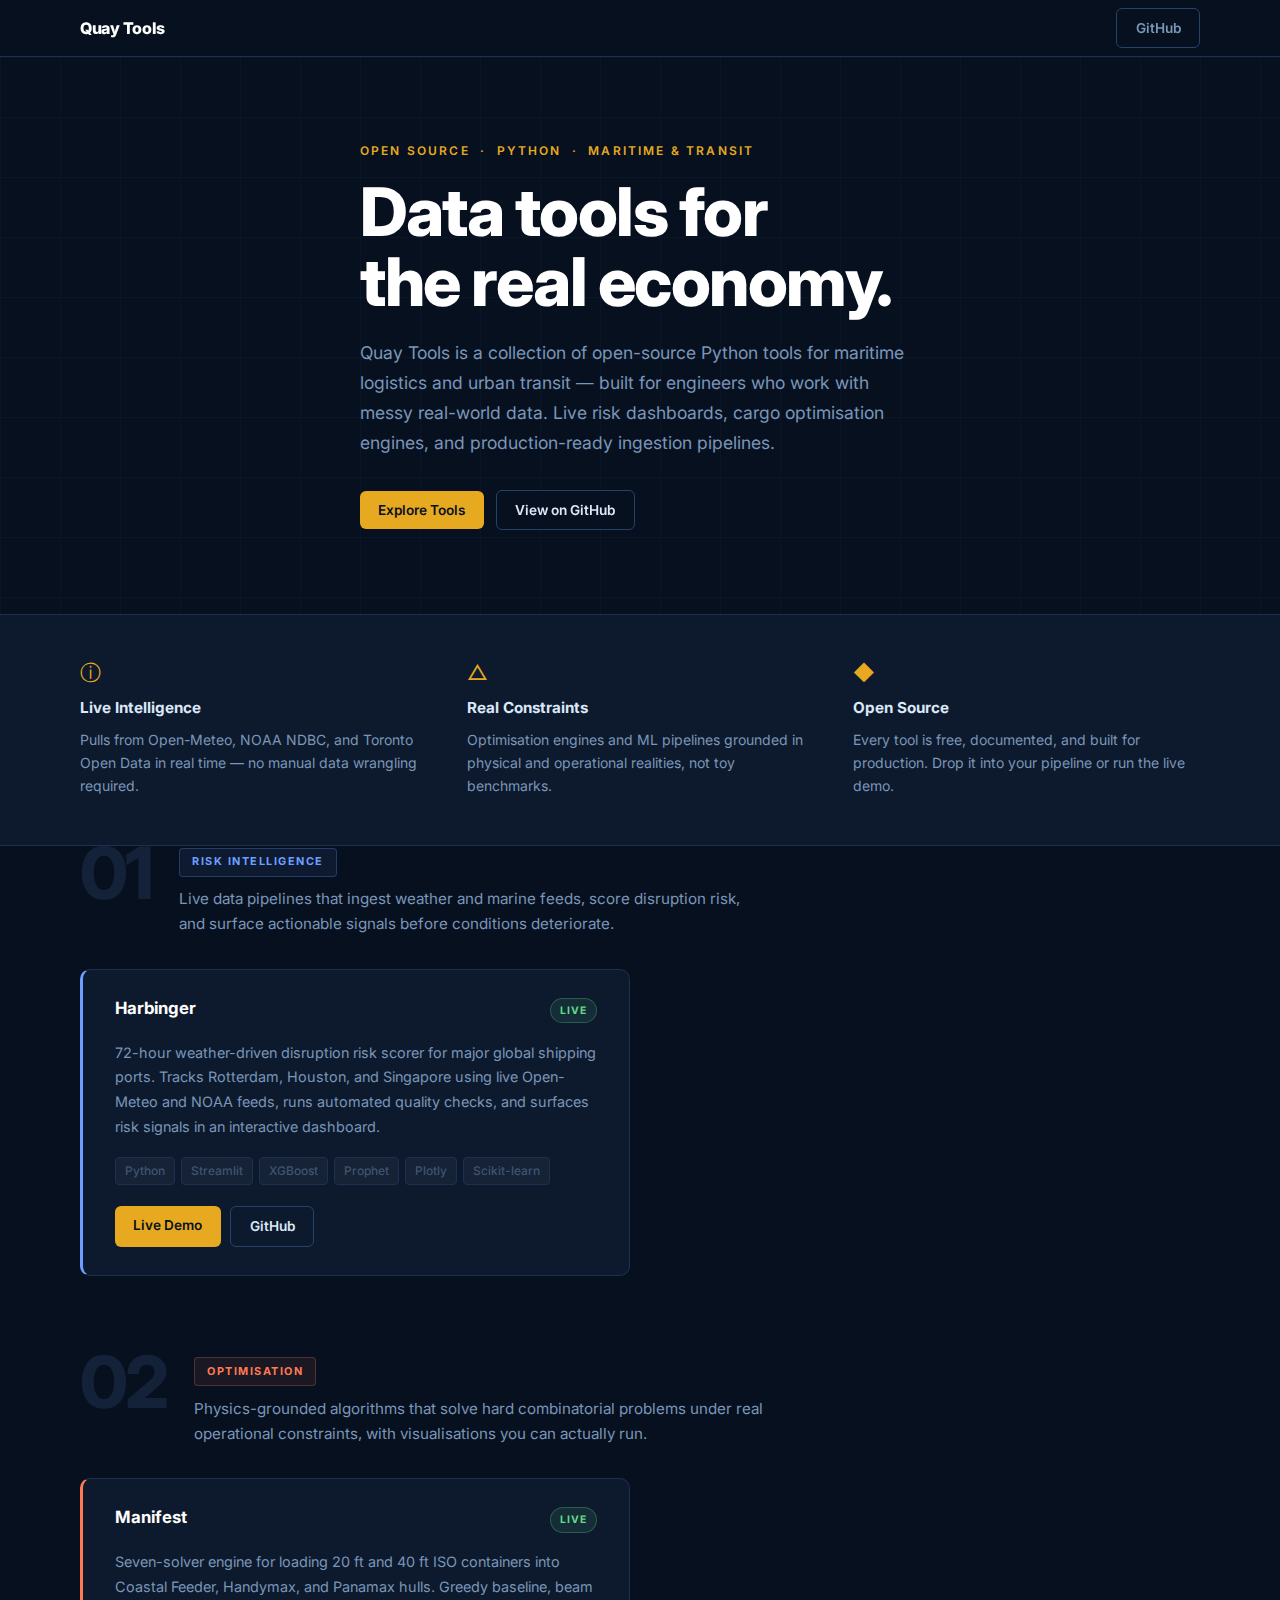
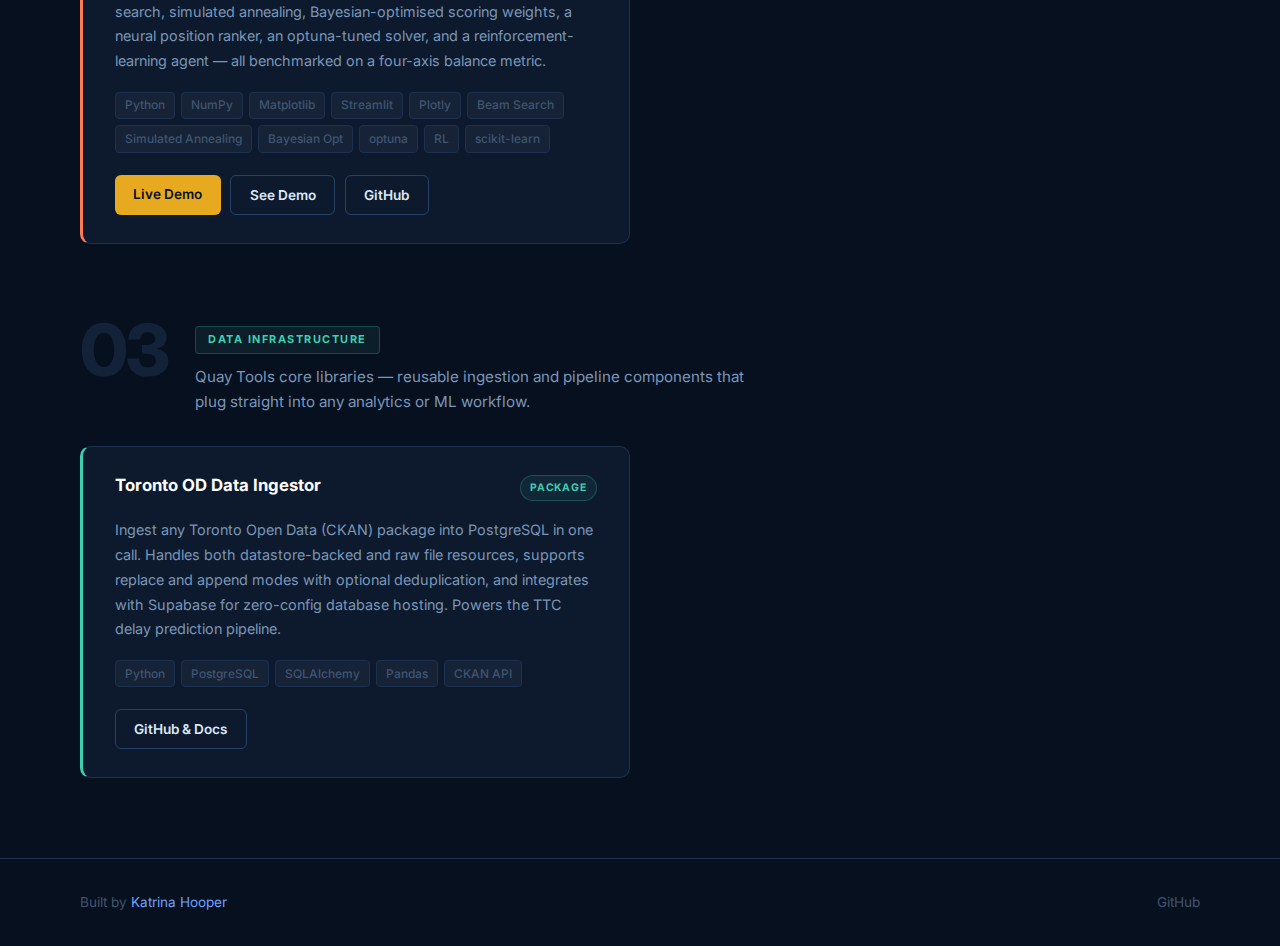
<file: index.html>
<!DOCTYPE html>
<html lang="en">
<head>
  <meta charset="UTF-8" />
  <meta name="viewport" content="width=device-width, initial-scale=1.0" />
  <title>Quay Tools</title>
  <meta name="description" content="Open-source Python tools for maritime logistics and urban transit — live risk dashboards, cargo optimisation engines, and production-ready data pipelines." />
  <link rel="preconnect" href="https://fonts.googleapis.com" />
  <link rel="preconnect" href="https://fonts.gstatic.com" crossorigin />
  <link href="https://fonts.googleapis.com/css2?family=Inter:wght@400;500;600;700;800&display=swap" rel="stylesheet" />
  <link rel="stylesheet" href="styles.css" />
</head>
<body>

  <!-- ── Top Nav ───────────────────────────────────────────── -->
  <nav class="topnav">
    <div class="container nav-inner">
      <a class="nav-brand" href=".">Quay Tools</a>
      <a class="btn btn-nav" href="https://github.com/kjhooper" target="_blank" rel="noopener">GitHub</a>
    </div>
  </nav>

  <!-- ── Hero ──────────────────────────────────────────────── -->
  <header class="hero">
    <div class="hero-overlay"></div>
    <div class="container hero-content">
      <p class="hero-eyebrow">Open Source &nbsp;·&nbsp; Python &nbsp;·&nbsp; Maritime &amp; Transit</p>
      <h1 class="hero-name">Data tools for<br/>the real economy.</h1>
      <p class="hero-desc">
        Quay Tools is a collection of open-source Python tools for maritime logistics
        and urban transit &mdash; built for engineers who work with messy real-world data.
        Live risk dashboards, cargo optimisation engines, and production-ready ingestion pipelines.
      </p>
      <div class="hero-actions">
        <a class="btn btn-primary" href="#tools">Explore Tools</a>
        <a class="btn btn-ghost" href="https://github.com/kjhooper" target="_blank" rel="noopener">View on GitHub</a>
      </div>
    </div>
  </header>

  <!-- ── Feature Strip ─────────────────────────────────────── -->
  <section class="features">
    <div class="container features-grid">
      <div class="feature">
        <div class="feature-icon">&#9432;</div>
        <h3>Live Intelligence</h3>
        <p>Pulls from Open-Meteo, NOAA NDBC, and Toronto Open Data in real time — no manual data wrangling required.</p>
      </div>
      <div class="feature">
        <div class="feature-icon">&#9651;</div>
        <h3>Real Constraints</h3>
        <p>Optimisation engines and ML pipelines grounded in physical and operational realities, not toy benchmarks.</p>
      </div>
      <div class="feature">
        <div class="feature-icon">&#9670;</div>
        <h3>Open Source</h3>
        <p>Every tool is free, documented, and built for production. Drop it into your pipeline or run the live demo.</p>
      </div>
    </div>
  </section>

  <!-- ── Tools ─────────────────────────────────────────────── -->
  <main id="tools" class="container">

    <!-- 01 · Risk Intelligence -->
    <section class="category">
      <div class="category-top">
        <span class="category-num">01</span>
        <div>
          <span class="category-label category-forecast">Risk Intelligence</span>
          <p class="category-desc">
            Live data pipelines that ingest weather and marine feeds, score disruption
            risk, and surface actionable signals before conditions deteriorate.
          </p>
        </div>
      </div>
      <div class="project-grid">

        <article class="card card-forecast">
          <div class="card-header">
            <h3>Harbinger</h3>
            <span class="status-badge status-live">Live</span>
          </div>
          <p class="card-description">
            72-hour weather-driven disruption risk scorer for major global shipping ports.
            Tracks Rotterdam, Houston, and Singapore using live Open-Meteo and NOAA feeds,
            runs automated quality checks, and surfaces risk signals in an interactive dashboard.
          </p>
          <div class="tags">
            <span class="tag">Python</span>
            <span class="tag">Streamlit</span>
            <span class="tag">XGBoost</span>
            <span class="tag">Prophet</span>
            <span class="tag">Plotly</span>
            <span class="tag">Scikit-learn</span>
          </div>
          <div class="card-actions">
            <a class="btn btn-primary" href="https://port-disruption-risk.streamlit.app/" target="_blank" rel="noopener">Live Demo</a>
            <a class="btn btn-secondary" href="https://github.com/kjhooper/port_disruption_risk_predictor" target="_blank" rel="noopener">GitHub</a>
          </div>
        </article>

      </div>
    </section>

    <!-- 02 · Optimisation -->
    <section class="category">
      <div class="category-top">
        <span class="category-num">02</span>
        <div>
          <span class="category-label category-solver">Optimisation</span>
          <p class="category-desc">
            Physics-grounded algorithms that solve hard combinatorial problems
            under real operational constraints, with visualisations you can actually run.
          </p>
        </div>
      </div>
      <div class="project-grid">

        <article class="card card-solver">
          <div class="card-header">
            <h3>Manifest</h3>
            <span class="status-badge status-live">Live</span>
          </div>
          <p class="card-description">
            Seven-solver engine for loading 20&nbsp;ft and 40&nbsp;ft ISO containers into
            Coastal Feeder, Handymax, and Panamax hulls. Greedy baseline, beam search,
            simulated annealing, Bayesian-optimised scoring weights, a neural position
            ranker, an optuna-tuned solver, and a reinforcement-learning agent &mdash;
            all benchmarked on a four-axis balance metric.
          </p>
          <div class="tags">
            <span class="tag">Python</span>
            <span class="tag">NumPy</span>
            <span class="tag">Matplotlib</span>
            <span class="tag">Streamlit</span>
            <span class="tag">Plotly</span>
            <span class="tag">Beam Search</span>
            <span class="tag">Simulated Annealing</span>
            <span class="tag">Bayesian Opt</span>
            <span class="tag">optuna</span>
            <span class="tag">RL</span>
            <span class="tag">scikit-learn</span>
          </div>
          <div class="card-actions">
            <a class="btn btn-primary" href="https://cargo-ship-loader.streamlit.app" target="_blank" rel="noopener">Live Demo</a>
            <a class="btn btn-secondary" href="cargo-ship-loader/">See Demo</a>
            <a class="btn btn-secondary" href="https://github.com/kjhooper/cargo_ship_loader" target="_blank" rel="noopener">GitHub</a>
          </div>
        </article>

      </div>
    </section>

    <!-- 03 · Data Infrastructure -->
    <section class="category">
      <div class="category-top">
        <span class="category-num">03</span>
        <div>
          <span class="category-label category-library">Data Infrastructure</span>
          <p class="category-desc">
            Quay Tools core libraries &mdash; reusable ingestion and pipeline components
            that plug straight into any analytics or ML workflow.
          </p>
        </div>
      </div>
      <div class="project-grid">

        <article class="card card-library">
          <div class="card-header">
            <h3>Toronto OD Data Ingestor</h3>
            <span class="status-badge status-package">Package</span>
          </div>
          <p class="card-description">
            Ingest any Toronto Open Data (CKAN) package into PostgreSQL in one call.
            Handles both datastore-backed and raw file resources, supports replace and append
            modes with optional deduplication, and integrates with Supabase for zero-config
            database hosting. Powers the TTC delay prediction pipeline.
          </p>
          <div class="tags">
            <span class="tag">Python</span>
            <span class="tag">PostgreSQL</span>
            <span class="tag">SQLAlchemy</span>
            <span class="tag">Pandas</span>
            <span class="tag">CKAN API</span>
          </div>
          <div class="card-actions">
            <a class="btn btn-secondary" href="https://github.com/kjhooper/toronto_od_data_ingestor" target="_blank" rel="noopener">GitHub &amp; Docs</a>
          </div>
        </article>

      </div>
    </section>

  </main>

  <!-- ── Footer ────────────────────────────────────────────── -->
  <footer>
    <div class="container footer-inner">
      <p>Built by <a href="https://linkedin.com/in/katrinahooper" target="_blank" rel="noopener">Katrina Hooper</a></p>
      <nav class="footer-links">
        <a href="https://github.com/kjhooper" target="_blank" rel="noopener">GitHub</a>
      </nav>
    </div>
  </footer>

</body>
</html>
</file>
<file: styles.css>
/* ── Reset & Base ──────────────────────────────────────────── */
*, *::before, *::after { box-sizing: border-box; margin: 0; padding: 0; }

/* ── Fonts ─────────────────────────────────────────────────── */
@import url('https://fonts.googleapis.com/css2?family=Inter:wght@400;500;600;700;800&display=swap');

:root {
  /* Night harbour palette */
  --bg:          #07101f;
  --surface:     #0d1a2d;
  --surface-2:   #132238;
  --border:      #1c3050;
  --border-mid:  #264266;
  --border-hover:#3a5f8a;
  --text:        #dce8f8;
  --muted:       #7a96b8;
  --subtle:      #3f5570;

  /* Accents */
  --gold:        #e6a920;
  --gold-soft:   rgba(230,169,32,0.15);
  --gold-border: rgba(230,169,32,0.35);

  /* Category colours */
  --cat-forecast:        #6c9fff;
  --cat-forecast-bg:     rgba(108,159,255,0.08);
  --cat-forecast-border: rgba(108,159,255,0.25);

  --cat-solver:          #ff7a54;
  --cat-solver-bg:       rgba(255,122,84,0.08);
  --cat-solver-border:   rgba(255,122,84,0.25);

  --cat-library:         #3ecfb0;
  --cat-library-bg:      rgba(62,207,176,0.08);
  --cat-library-border:  rgba(62,207,176,0.25);

  /* Aliases — keeps cargo-ship-loader subpage working */
  --blue:    var(--cat-forecast);
  --green:   #64d98a;
  --orange:  var(--cat-solver);
  --purple:  #a78bfa;
  --amber:   var(--gold);
  --sky:     var(--cat-forecast);
  --sage:    #64d98a;
  --violet:  #a78bfa;
  --teal:    var(--cat-library);
  --coral:   var(--cat-solver);

  --radius:     10px;
  --max-width:  1200px;
}

body {
  font-family: 'Inter', -apple-system, BlinkMacSystemFont, "Segoe UI", sans-serif;
  background: var(--bg);
  color: var(--text);
  line-height: 1.65;
  font-size: 16px;
  -webkit-font-smoothing: antialiased;
}

a { color: var(--cat-forecast); text-decoration: none; }
a:hover { text-decoration: underline; }

.container {
  max-width: var(--max-width);
  margin: 0 auto;
  padding: 0 2.5rem;
}

/* ── Top Nav ───────────────────────────────────────────────── */
.topnav {
  position: sticky;
  top: 0;
  z-index: 100;
  background: rgba(7,16,31,0.85);
  backdrop-filter: blur(12px);
  -webkit-backdrop-filter: blur(12px);
  border-bottom: 1px solid var(--border);
}

.nav-inner {
  display: flex;
  align-items: center;
  justify-content: space-between;
  height: 56px;
}

.nav-brand {
  font-size: 1rem;
  font-weight: 800;
  color: #ffffff;
  letter-spacing: -0.3px;
  text-decoration: none !important;
}

.nav-brand:hover { color: var(--gold); }

.btn-nav {
  font-size: 0.8rem;
  font-weight: 600;
  padding: 0.35rem 0.9rem;
  border-radius: 6px;
  background: transparent;
  color: var(--muted);
  border: 1px solid var(--border-mid);
  transition: all 0.18s;
  text-decoration: none !important;
}

.btn-nav:hover {
  color: var(--gold);
  border-color: var(--gold-border);
  background: var(--gold-soft);
}

/* ── Hero ──────────────────────────────────────────────────── */
.hero {
  position: relative;
  min-height: 62vh;
  display: flex;
  align-items: center;
  overflow: hidden;
  background-image:
    linear-gradient(160deg, rgba(7,16,31,0.55) 0%, rgba(7,16,31,0.88) 55%, rgba(7,16,31,0.97) 100%),
    url('https://images.unsplash.com/photo-1578575437130-527eed3abbec?auto=format&fit=crop&w=1920&q=80');
  background-size: cover;
  background-position: center 40%;
  border-bottom: 1px solid var(--border);
}

/* Subtle grid overlay */
.hero-overlay {
  position: absolute;
  inset: 0;
  background-image:
    linear-gradient(rgba(108,159,255,0.04) 1px, transparent 1px),
    linear-gradient(90deg, rgba(108,159,255,0.04) 1px, transparent 1px);
  background-size: 60px 60px;
  pointer-events: none;
}

.hero-content {
  position: relative;
  padding-top: 5rem;
  padding-bottom: 5rem;
}

.hero-eyebrow {
  font-size: 0.75rem;
  font-weight: 600;
  letter-spacing: 0.18em;
  text-transform: uppercase;
  color: var(--gold);
  margin-bottom: 1rem;
}

.hero-name {
  font-size: clamp(2.6rem, 6vw, 4.2rem);
  font-weight: 800;
  letter-spacing: -1.5px;
  line-height: 1.05;
  color: #ffffff;
  margin-bottom: 1.25rem;
}

.hero-desc {
  font-size: 1.1rem;
  color: var(--muted);
  max-width: 560px;
  line-height: 1.7;
  margin-bottom: 2rem;
}

/* ── Hero actions ──────────────────────────────────────────── */
.hero-actions {
  display: flex;
  gap: 0.75rem;
  flex-wrap: wrap;
  align-items: center;
}

.btn-ghost {
  background: transparent;
  color: var(--text);
  border: 1px solid var(--border-mid);
  font-weight: 600;
  backdrop-filter: blur(4px);
}

.btn-ghost:hover {
  border-color: var(--gold-border);
  color: var(--gold);
  background: var(--gold-soft);
}

/* ── Feature Strip ─────────────────────────────────────────── */
.features {
  background: var(--surface);
  border-bottom: 1px solid var(--border);
  padding: 3rem 0;
}

.features-grid {
  display: grid;
  grid-template-columns: repeat(3, 1fr);
  gap: 2.5rem;
}

.feature {
  display: flex;
  flex-direction: column;
  gap: 0.5rem;
}

.feature-icon {
  font-size: 1.3rem;
  color: var(--gold);
  line-height: 1;
  margin-bottom: 0.2rem;
}

.feature h3 {
  font-size: 0.95rem;
  font-weight: 700;
  color: var(--text);
}

.feature p {
  font-size: 0.875rem;
  color: var(--muted);
  line-height: 1.65;
}

/* ── Social links (kept for subpages) ──────────────────────── */
.social-links {
  display: flex;
  gap: 0.65rem;
  flex-wrap: wrap;
}

.social-links a {
  font-size: 0.85rem;
  font-weight: 600;
  color: var(--text);
  background: rgba(255,255,255,0.06);
  border: 1px solid var(--border-mid);
  border-radius: 6px;
  padding: 0.45rem 1.1rem;
  backdrop-filter: blur(6px);
  transition: background 0.2s, border-color 0.2s, color 0.2s;
  text-decoration: none !important;
}

.social-links a:hover {
  background: var(--gold-soft);
  border-color: var(--gold-border);
  color: var(--gold);
}

/* ── Main ──────────────────────────────────────────────────── */
main { padding: 5rem 0 6rem; }

/* ── Category Section ──────────────────────────────────────── */
.category {
  margin-bottom: 5rem;
}

.category-top {
  display: flex;
  align-items: flex-start;
  gap: 1.75rem;
  margin-bottom: 2rem;
}

.category-num {
  font-size: 4.5rem;
  font-weight: 800;
  line-height: 1;
  color: var(--surface-2);
  letter-spacing: -3px;
  flex-shrink: 0;
  user-select: none;
  margin-top: -0.6rem;
}

.category-label {
  display: inline-block;
  font-size: 0.68rem;
  font-weight: 700;
  letter-spacing: 0.14em;
  text-transform: uppercase;
  padding: 0.28rem 0.75rem;
  border-radius: 4px;
  margin-bottom: 0.6rem;
}

.category-forecast {
  background: var(--cat-forecast-bg);
  color: var(--cat-forecast);
  border: 1px solid var(--cat-forecast-border);
}

.category-solver {
  background: var(--cat-solver-bg);
  color: var(--cat-solver);
  border: 1px solid var(--cat-solver-border);
}

.category-library {
  background: var(--cat-library-bg);
  color: var(--cat-library);
  border: 1px solid var(--cat-library-border);
}

.category-desc {
  color: var(--muted);
  font-size: 0.95rem;
  line-height: 1.65;
  max-width: 580px;
}

/* ── Project Grid ──────────────────────────────────────────── */
.project-grid {
  display: grid;
  grid-template-columns: repeat(auto-fill, minmax(380px, 1fr));
  gap: 1.25rem;
}

/* ── Card ──────────────────────────────────────────────────── */
.card {
  background: var(--surface);
  border: 1px solid var(--border);
  border-left-width: 3px;
  border-radius: var(--radius);
  padding: 1.75rem 2rem;
  display: flex;
  flex-direction: column;
  gap: 1.1rem;
  transition: border-color 0.2s, transform 0.18s, box-shadow 0.2s;
}

.card-forecast { border-left-color: var(--cat-forecast); }
.card-solver   { border-left-color: var(--cat-solver); }
.card-library  { border-left-color: var(--cat-library); }

.card:hover {
  transform: translateY(-4px);
  box-shadow: 0 12px 40px rgba(0,0,0,0.45);
  border-color: var(--border-hover);
}

.card-forecast:hover { border-left-color: var(--cat-forecast); }
.card-solver:hover   { border-left-color: var(--cat-solver); }
.card-library:hover  { border-left-color: var(--cat-library); }

.card-header {
  display: flex;
  align-items: flex-start;
  justify-content: space-between;
  gap: 0.75rem;
}

.card-header h3 {
  font-size: 1.05rem;
  font-weight: 700;
  line-height: 1.3;
  color: #ffffff;
}

.card-description {
  color: var(--muted);
  font-size: 0.9rem;
  line-height: 1.72;
  flex: 1;
}

/* ── Status Badges ─────────────────────────────────────────── */
.status-badge {
  font-size: 0.65rem;
  font-weight: 700;
  padding: 0.2rem 0.6rem;
  border-radius: 20px;
  white-space: nowrap;
  flex-shrink: 0;
  letter-spacing: 0.07em;
  text-transform: uppercase;
}

.status-live    { background: rgba(100,217,138,0.1); color: var(--green);          border: 1px solid rgba(100,217,138,0.28); }
.status-package { background: var(--cat-library-bg); color: var(--cat-library);    border: 1px solid var(--cat-library-border); }
.status-wip     { background: var(--gold-soft);      color: var(--gold);           border: 1px solid var(--gold-border); }
.status-partial { background: var(--cat-solver-bg);  color: var(--cat-solver);     border: 1px solid var(--cat-solver-border); }

/* ── Tags ──────────────────────────────────────────────────── */
.tags {
  display: flex;
  flex-wrap: wrap;
  gap: 0.4rem;
}

.tag {
  background: rgba(255,255,255,0.04);
  color: var(--subtle);
  border: 1px solid var(--border);
  border-radius: 4px;
  padding: 0.18rem 0.55rem;
  font-size: 0.75rem;
  font-weight: 500;
  transition: color 0.15s, border-color 0.15s;
}

.card:hover .tag {
  border-color: var(--border-mid);
  color: var(--muted);
}

/* ── Buttons ───────────────────────────────────────────────── */
.card-actions {
  display: flex;
  gap: 0.6rem;
  flex-wrap: wrap;
  margin-top: auto;
  padding-top: 0.25rem;
}

.btn {
  display: inline-block;
  padding: 0.5rem 1.15rem;
  border-radius: 6px;
  font-size: 0.85rem;
  font-weight: 600;
  transition: all 0.18s;
  text-decoration: none !important;
  cursor: pointer;
}

.btn-primary {
  background: var(--gold);
  color: #07101f;
}

.btn-primary:hover {
  background: #f0b830;
  box-shadow: 0 4px 16px rgba(230,169,32,0.35);
}

.btn-secondary {
  background: transparent;
  color: var(--text);
  border: 1px solid var(--border-mid);
}

.btn-secondary:hover {
  border-color: var(--gold-border);
  color: var(--gold);
  background: var(--gold-soft);
}

/* ── Footer ────────────────────────────────────────────────── */
footer {
  border-top: 1px solid var(--border);
  padding: 2rem 0;
}

.footer-inner {
  display: flex;
  align-items: center;
  justify-content: space-between;
  flex-wrap: wrap;
  gap: 1rem;
  font-size: 0.85rem;
  color: var(--subtle);
}

.footer-links {
  display: flex;
  gap: 1.25rem;
}

.footer-links a {
  color: var(--subtle);
  font-size: 0.85rem;
  transition: color 0.15s;
}

.footer-links a:hover {
  color: var(--gold);
  text-decoration: none;
}

/* ── Responsive ────────────────────────────────────────────── */
@media (max-width: 720px) {
  .hero-name { font-size: 2.2rem; letter-spacing: -1px; }
  .hero { min-height: auto; }
  .hero-content { padding-top: 4rem; padding-bottom: 4rem; }
  .features-grid { grid-template-columns: 1fr; gap: 1.75rem; }
  .features { padding: 2.5rem 0; }
  .category-num { font-size: 3rem; }
  .category-top { gap: 1rem; }
  .project-grid { grid-template-columns: 1fr; }
  .container { padding: 0 1.25rem; }
  main { padding: 3.5rem 0 5rem; }
  .card { padding: 1.4rem 1.5rem; }
}
</file>
